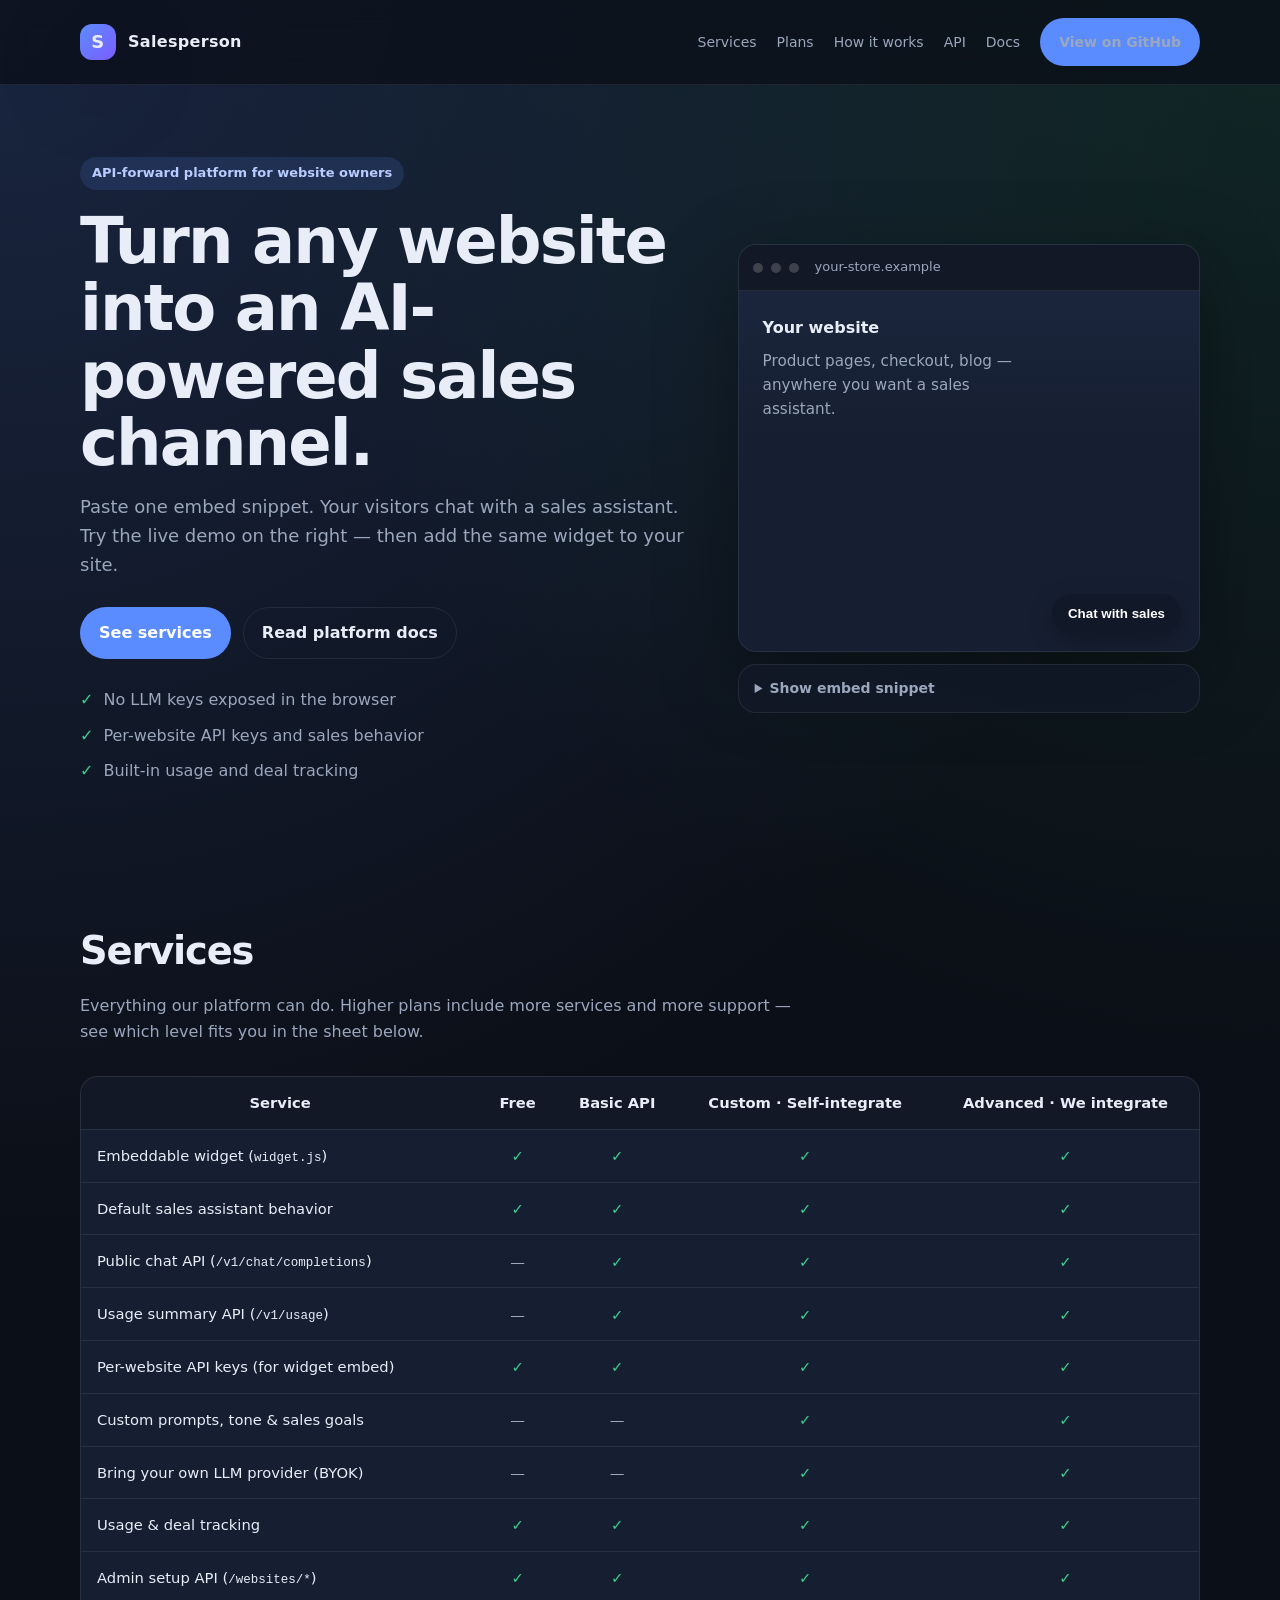
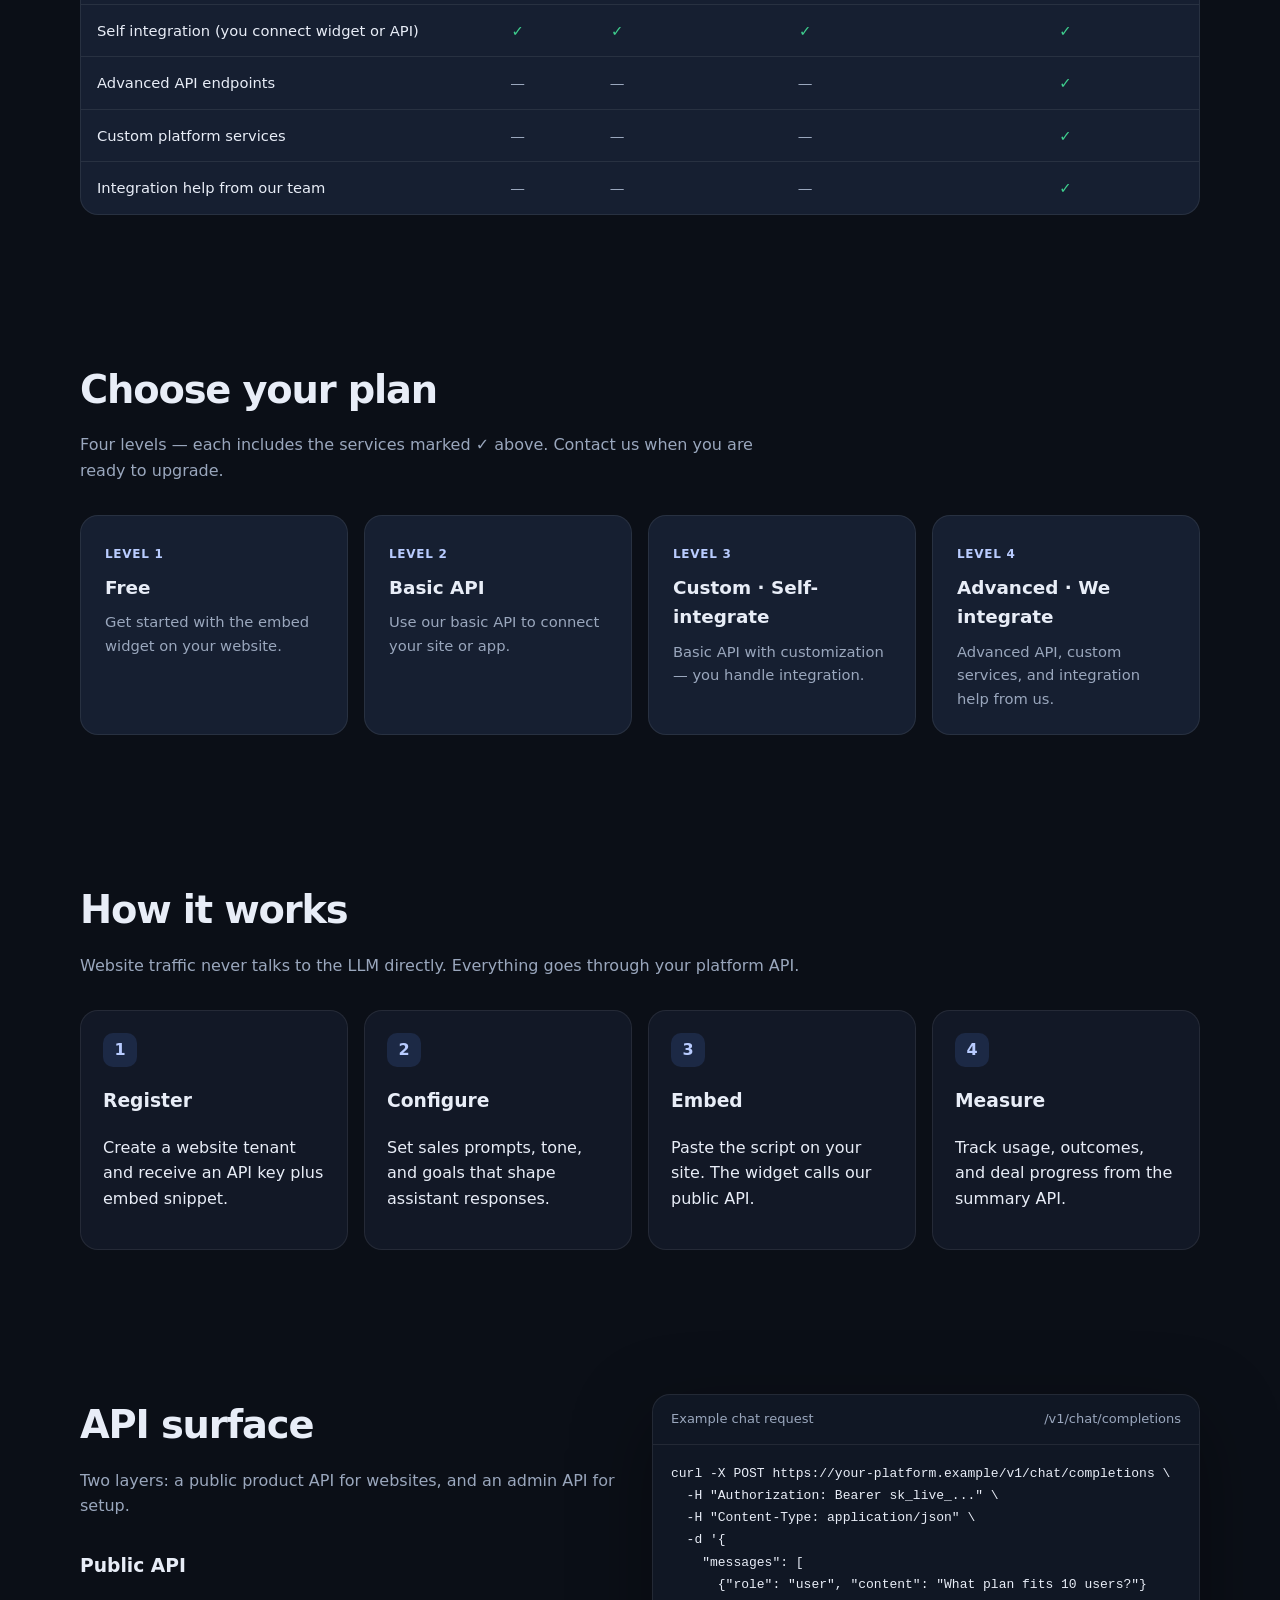
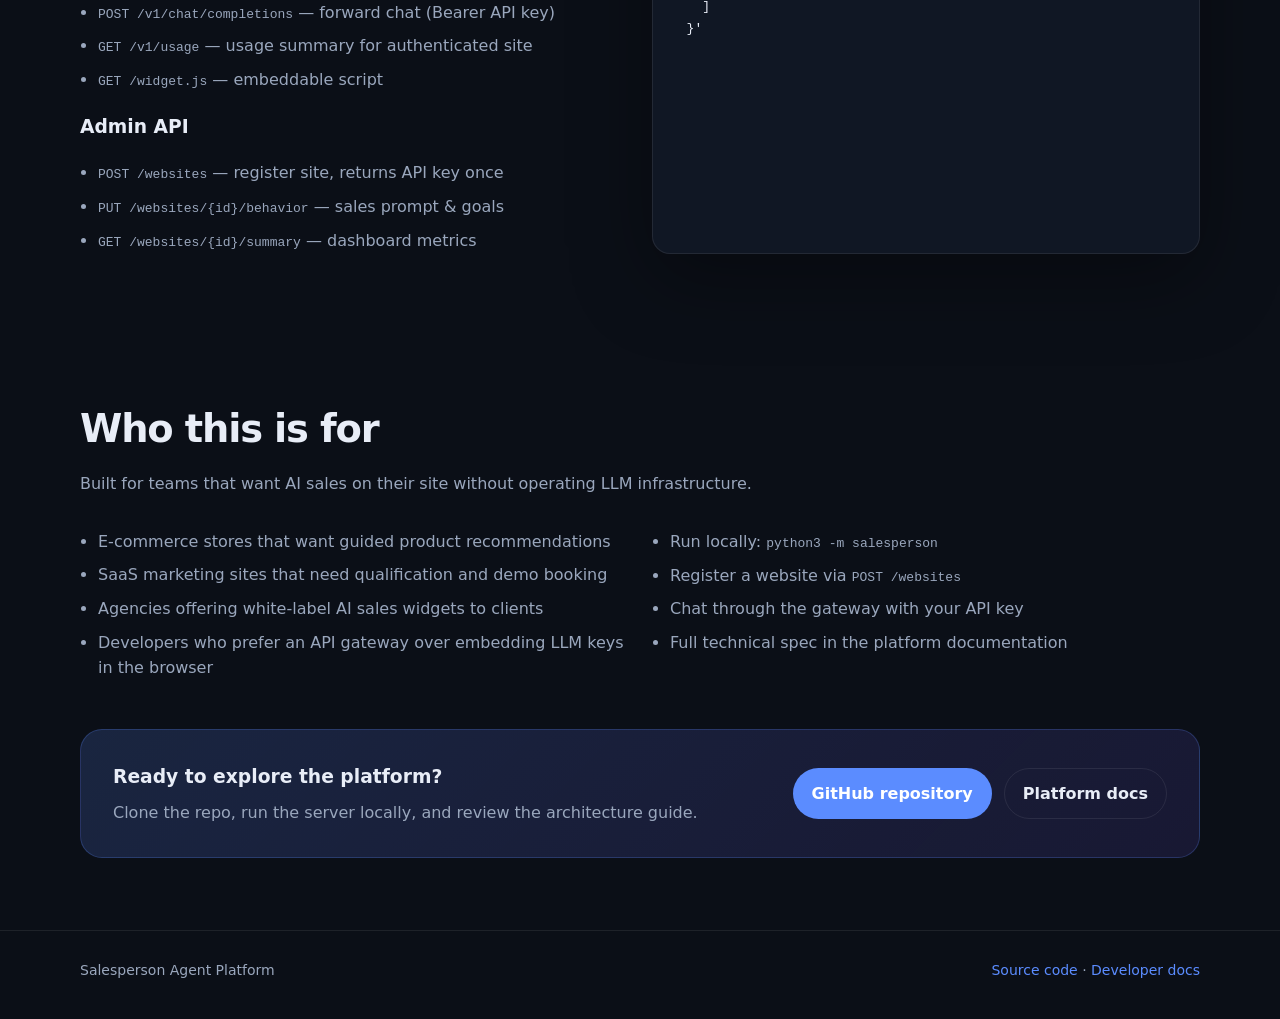
<file: docs/index.html>
<!DOCTYPE html>
<html lang="en">
  <head>
    <meta charset="utf-8" />
    <meta name="viewport" content="width=device-width, initial-scale=1" />
    <meta
      name="description"
      content="Salesperson Agent Platform — embed an AI sales assistant on any website. One script tag, API-forward gateway, usage metering, and deal tracking."
    />
    <title>Salesperson Agent Platform — AI sales API for website owners</title>
    <link rel="icon" href="assets/favicon.svg" type="image/svg+xml" />
    <link rel="stylesheet" href="assets/style.css" />
    <script src="assets/demo.js" defer></script>
  </head>
  <body>
    <header class="site-header">
      <div class="container nav">
        <div class="brand">
          <div class="brand-mark" aria-hidden="true">S</div>
          <span>Salesperson</span>
        </div>
        <nav class="nav-links" aria-label="Primary">
          <a href="#services">Services</a>
          <a href="#plans">Plans</a>
          <a href="#how-it-works">How it works</a>
          <a href="#api">API</a>
          <a href="PLATFORM.md">Docs</a>
          <a class="button button-primary" href="https://github.com/YanChao1999/salesperson">View on GitHub</a>
        </nav>
      </div>
    </header>

    <main>
      <section class="hero">
        <div class="container hero-grid">
          <div>
            <span class="eyebrow">API-forward platform for website owners</span>
            <h1>Turn any website into an AI-powered sales channel.</h1>
            <p class="lead">
              Paste one embed snippet. Your visitors chat with a sales assistant.
              Try the live demo on the right — then add the same widget to your site.
            </p>
            <div class="hero-actions">
              <a class="button button-primary" href="#services">See services</a>
              <a class="button button-secondary" href="PLATFORM.md">Read platform docs</a>
            </div>
            <ul class="hero-points">
              <li>No LLM keys exposed in the browser</li>
              <li>Per-website API keys and sales behavior</li>
              <li>Built-in usage and deal tracking</li>
            </ul>
          </div>

          <div class="demo-wrap" aria-label="Live embed demo">
            <div class="demo-browser">
              <div class="demo-browser-bar">
                <span class="demo-dot"></span>
                <span class="demo-dot"></span>
                <span class="demo-dot"></span>
                <span class="demo-url">your-store.example</span>
              </div>
              <div class="demo-site">
                <p class="demo-site-title">Your website</p>
                <p class="demo-site-copy">Product pages, checkout, blog — anywhere you want a sales assistant.</p>
                <div id="salesperson-demo" class="demo-chat-root"></div>
              </div>
            </div>
            <details class="embed-snippet">
              <summary>Show embed snippet</summary>
              <pre><code>&lt;script
  src="https://your-platform.example/widget.js"
  data-api-key="sk_live_..."
  data-api-base="https://your-platform.example"
&gt;&lt;/script&gt;</code></pre>
            </details>
          </div>
        </div>
      </section>

      <section class="section" id="services">
        <div class="container">
          <div class="section-header">
            <h2>Services</h2>
            <p>
              Everything our platform can do. Higher plans include more services and more
              support — see which level fits you in the sheet below.
            </p>
          </div>
          <div class="service-sheet-wrap">
            <table class="service-sheet">
              <thead>
                <tr>
                  <th scope="col">Service</th>
                  <th scope="col">Free</th>
                  <th scope="col">Basic API</th>
                  <th scope="col">Custom · Self-integrate</th>
                  <th scope="col">Advanced · We integrate</th>
                </tr>
              </thead>
              <tbody>
                <tr>
                  <th scope="row">Embeddable widget (<code>widget.js</code>)</th>
                  <td class="yes">✓</td>
                  <td class="yes">✓</td>
                  <td class="yes">✓</td>
                  <td class="yes">✓</td>
                </tr>
                <tr>
                  <th scope="row">Default sales assistant behavior</th>
                  <td class="yes">✓</td>
                  <td class="yes">✓</td>
                  <td class="yes">✓</td>
                  <td class="yes">✓</td>
                </tr>
                <tr>
                  <th scope="row">Public chat API (<code>/v1/chat/completions</code>)</th>
                  <td class="no">—</td>
                  <td class="yes">✓</td>
                  <td class="yes">✓</td>
                  <td class="yes">✓</td>
                </tr>
                <tr>
                  <th scope="row">Usage summary API (<code>/v1/usage</code>)</th>
                  <td class="no">—</td>
                  <td class="yes">✓</td>
                  <td class="yes">✓</td>
                  <td class="yes">✓</td>
                </tr>
                <tr>
                  <th scope="row">Per-website API keys (for widget embed)</th>
                  <td class="yes">✓</td>
                  <td class="yes">✓</td>
                  <td class="yes">✓</td>
                  <td class="yes">✓</td>
                </tr>
                <tr>
                  <th scope="row">Custom prompts, tone &amp; sales goals</th>
                  <td class="no">—</td>
                  <td class="no">—</td>
                  <td class="yes">✓</td>
                  <td class="yes">✓</td>
                </tr>
                <tr>
                  <th scope="row">Bring your own LLM provider (BYOK)</th>
                  <td class="no">—</td>
                  <td class="no">—</td>
                  <td class="yes">✓</td>
                  <td class="yes">✓</td>
                </tr>
                <tr>
                  <th scope="row">Usage &amp; deal tracking</th>
                  <td class="yes">✓</td>
                  <td class="yes">✓</td>
                  <td class="yes">✓</td>
                  <td class="yes">✓</td>
                </tr>
                <tr>
                  <th scope="row">Admin setup API (<code>/websites/*</code>)</th>
                  <td class="yes">✓</td>
                  <td class="yes">✓</td>
                  <td class="yes">✓</td>
                  <td class="yes">✓</td>
                </tr>
                <tr>
                  <th scope="row">Self integration (you connect widget or API)</th>
                  <td class="yes">✓</td>
                  <td class="yes">✓</td>
                  <td class="yes">✓</td>
                  <td class="yes">✓</td>
                </tr>
                <tr>
                  <th scope="row">Advanced API endpoints</th>
                  <td class="no">—</td>
                  <td class="no">—</td>
                  <td class="no">—</td>
                  <td class="yes">✓</td>
                </tr>
                <tr>
                  <th scope="row">Custom platform services</th>
                  <td class="no">—</td>
                  <td class="no">—</td>
                  <td class="no">—</td>
                  <td class="yes">✓</td>
                </tr>
                <tr>
                  <th scope="row">Integration help from our team</th>
                  <td class="no">—</td>
                  <td class="no">—</td>
                  <td class="no">—</td>
                  <td class="yes">✓</td>
                </tr>
              </tbody>
            </table>
          </div>
        </div>
      </section>

      <section class="section" id="plans">
        <div class="container">
          <div class="section-header">
            <h2>Choose your plan</h2>
            <p>
              Four levels — each includes the services marked ✓ above. Contact us when
              you are ready to upgrade.
            </p>
          </div>
          <div class="pricing-grid">
            <article class="price-card">
              <span class="price-tier">Level 1</span>
              <h3>Free</h3>
              <p class="price-tagline">Get started with the embed widget on your website.</p>
            </article>

            <article class="price-card">
              <span class="price-tier">Level 2</span>
              <h3>Basic API</h3>
              <p class="price-tagline">Use our basic API to connect your site or app.</p>
            </article>

            <article class="price-card">
              <span class="price-tier">Level 3</span>
              <h3>Custom · Self-integrate</h3>
              <p class="price-tagline">Basic API with customization — you handle integration.</p>
            </article>

            <article class="price-card">
              <span class="price-tier">Level 4</span>
              <h3>Advanced · We integrate</h3>
              <p class="price-tagline">Advanced API, custom services, and integration help from us.</p>
            </article>
          </div>
        </div>
      </section>

      <section class="section" id="how-it-works">
        <div class="container">
          <div class="section-header">
            <h2>How it works</h2>
            <p>Website traffic never talks to the LLM directly. Everything goes through your platform API.</p>
          </div>
          <div class="steps">
            <article class="step">
              <div class="step-num">1</div>
              <h3>Register</h3>
              <p>Create a website tenant and receive an API key plus embed snippet.</p>
            </article>
            <article class="step">
              <div class="step-num">2</div>
              <h3>Configure</h3>
              <p>Set sales prompts, tone, and goals that shape assistant responses.</p>
            </article>
            <article class="step">
              <div class="step-num">3</div>
              <h3>Embed</h3>
              <p>Paste the script on your site. The widget calls our public API.</p>
            </article>
            <article class="step">
              <div class="step-num">4</div>
              <h3>Measure</h3>
              <p>Track usage, outcomes, and deal progress from the summary API.</p>
            </article>
          </div>
        </div>
      </section>

      <section class="section" id="api">
        <div class="container split">
          <div>
            <div class="section-header">
              <h2>API surface</h2>
              <p>Two layers: a public product API for websites, and an admin API for setup.</p>
            </div>
            <h3>Public API</h3>
            <ul class="api-list">
              <li><code>POST /v1/chat/completions</code> — forward chat (Bearer API key)</li>
              <li><code>GET /v1/usage</code> — usage summary for authenticated site</li>
              <li><code>GET /widget.js</code> — embeddable script</li>
            </ul>
            <h3>Admin API</h3>
            <ul class="api-list">
              <li><code>POST /websites</code> — register site, returns API key once</li>
              <li><code>PUT /websites/{id}/behavior</code> — sales prompt &amp; goals</li>
              <li><code>GET /websites/{id}/summary</code> — dashboard metrics</li>
            </ul>
          </div>
          <div class="code-card">
            <div class="code-card-header">
              <span>Example chat request</span>
              <span>/v1/chat/completions</span>
            </div>
            <pre><code>curl -X POST https://your-platform.example/v1/chat/completions \
  -H "Authorization: Bearer sk_live_..." \
  -H "Content-Type: application/json" \
  -d '{
    "messages": [
      {"role": "user", "content": "What plan fits 10 users?"}
    ]
  }'</code></pre>
          </div>
        </div>
      </section>

      <section class="section" id="get-started">
        <div class="container">
          <div class="section-header">
            <h2>Who this is for</h2>
            <p>Built for teams that want AI sales on their site without operating LLM infrastructure.</p>
          </div>
          <div class="split">
            <ul class="checklist">
              <li>E-commerce stores that want guided product recommendations</li>
              <li>SaaS marketing sites that need qualification and demo booking</li>
              <li>Agencies offering white-label AI sales widgets to clients</li>
              <li>Developers who prefer an API gateway over embedding LLM keys in the browser</li>
            </ul>
            <ul class="checklist">
              <li>Run locally: <code>python3 -m salesperson</code></li>
              <li>Register a website via <code>POST /websites</code></li>
              <li>Chat through the gateway with your API key</li>
              <li>Full technical spec in the platform documentation</li>
            </ul>
          </div>

          <div class="cta">
            <div>
              <h3 style="margin: 0 0 8px">Ready to explore the platform?</h3>
              <p style="margin: 0; color: var(--muted)">
                Clone the repo, run the server locally, and review the architecture guide.
              </p>
            </div>
            <div style="display: flex; gap: 12px; flex-wrap: wrap">
              <a class="button button-primary" href="https://github.com/YanChao1999/salesperson">GitHub repository</a>
              <a class="button button-secondary" href="PLATFORM.md">Platform docs</a>
            </div>
          </div>
        </div>
      </section>
    </main>

    <footer class="site-footer">
      <div class="container">
        <span>Salesperson Agent Platform</span>
        <span>
          <a href="https://github.com/YanChao1999/salesperson">Source code</a>
          ·
          <a href="PLATFORM.md">Developer docs</a>
        </span>
      </div>
    </footer>
  </body>
</html>
</file>
<file: docs/assets/style.css>
:root {
  color-scheme: light dark;
  --bg: #0b0f17;
  --bg-elevated: #121826;
  --bg-card: #161f31;
  --text: #e8edf7;
  --muted: #9aa7bd;
  --accent: #5b8cff;
  --accent-soft: rgba(91, 140, 255, 0.14);
  --border: rgba(255, 255, 255, 0.08);
  --success: #3ecf8e;
  --shadow: 0 24px 80px rgba(0, 0, 0, 0.35);
  --radius: 18px;
  --max: 1120px;
  font-family: Inter, ui-sans-serif, system-ui, -apple-system, BlinkMacSystemFont, "Segoe UI", sans-serif;
}

* {
  box-sizing: border-box;
}

html {
  scroll-behavior: smooth;
}

body {
  margin: 0;
  background:
    radial-gradient(circle at top left, rgba(91, 140, 255, 0.18), transparent 28%),
    radial-gradient(circle at top right, rgba(62, 207, 142, 0.12), transparent 24%),
    var(--bg);
  color: var(--text);
  line-height: 1.6;
}

a {
  color: var(--accent);
  text-decoration: none;
}

a:hover {
  text-decoration: underline;
}

.container {
  width: min(calc(100% - 32px), var(--max));
  margin: 0 auto;
}

.site-header {
  position: sticky;
  top: 0;
  z-index: 10;
  backdrop-filter: blur(14px);
  background: rgba(11, 15, 23, 0.72);
  border-bottom: 1px solid var(--border);
}

.nav {
  display: flex;
  align-items: center;
  justify-content: space-between;
  gap: 16px;
  padding: 18px 0;
}

.brand {
  display: flex;
  align-items: center;
  gap: 12px;
  font-weight: 700;
  letter-spacing: 0.02em;
}

.brand-mark {
  width: 36px;
  height: 36px;
  border-radius: 12px;
  display: grid;
  place-items: center;
  background: linear-gradient(135deg, var(--accent), #7c5cff);
  box-shadow: var(--shadow);
  font-size: 18px;
}

.nav-links {
  display: flex;
  gap: 20px;
  align-items: center;
  flex-wrap: wrap;
}

.nav-links a {
  color: var(--muted);
  font-size: 14px;
}

.button {
  display: inline-flex;
  align-items: center;
  justify-content: center;
  gap: 8px;
  padding: 12px 18px;
  border-radius: 999px;
  border: 1px solid transparent;
  font-weight: 600;
  transition: transform 0.15s ease, background 0.15s ease;
}

.button:hover {
  text-decoration: none;
  transform: translateY(-1px);
}

.button-primary {
  background: var(--accent);
  color: #fff;
}

.button-secondary {
  background: transparent;
  border-color: var(--border);
  color: var(--text);
}

.hero {
  padding: 72px 0 48px;
}

.hero-grid {
  display: grid;
  grid-template-columns: 1.15fr 0.85fr;
  gap: 32px;
  align-items: center;
}

.demo-wrap {
  display: grid;
  gap: 12px;
}

.demo-browser {
  border: 1px solid var(--border);
  border-radius: var(--radius);
  overflow: hidden;
  box-shadow: var(--shadow);
  background: var(--bg-card);
}

.demo-browser-bar {
  display: flex;
  align-items: center;
  gap: 8px;
  padding: 12px 14px;
  background: var(--bg-elevated);
  border-bottom: 1px solid var(--border);
}

.demo-dot {
  width: 10px;
  height: 10px;
  border-radius: 50%;
  background: rgba(255, 255, 255, 0.18);
}

.demo-url {
  margin-left: 8px;
  color: var(--muted);
  font-size: 13px;
}

.demo-site {
  position: relative;
  min-height: 360px;
  padding: 24px;
  background:
    linear-gradient(180deg, rgba(91, 140, 255, 0.06), transparent 40%),
    var(--bg-card);
}

.demo-site-title {
  margin: 0 0 8px;
  font-weight: 600;
}

.demo-site-copy {
  margin: 0;
  max-width: 28ch;
  color: var(--muted);
  font-size: 0.95rem;
}

.demo-chat-root {
  position: absolute;
  inset: 0;
  pointer-events: none;
}

.demo-chat-root > * {
  pointer-events: auto;
}

.demo-chat-launcher {
  position: absolute;
  right: 18px;
  bottom: 18px;
  padding: 12px 16px;
  border: none;
  border-radius: 999px;
  background: #111827;
  color: #fff;
  font-weight: 600;
  cursor: pointer;
  box-shadow: 0 8px 24px rgba(0, 0, 0, 0.25);
}

.demo-chat-launcher:hover {
  background: #1f2937;
}

.demo-chat-panel {
  position: absolute;
  right: 18px;
  bottom: 72px;
  width: min(300px, calc(100% - 36px));
  max-height: calc(100% - 90px);
  border: 1px solid var(--border);
  border-radius: 16px;
  overflow: hidden;
  background: #0f1520;
  box-shadow: var(--shadow);
  display: flex;
  flex-direction: column;
  z-index: 2;
}

.demo-chat-panel[hidden] {
  display: none;
}

.demo-chat-header {
  display: flex;
  justify-content: space-between;
  align-items: center;
  gap: 8px;
  padding: 12px 14px;
  border-bottom: 1px solid var(--border);
  font-size: 14px;
  flex-shrink: 0;
  background: var(--bg-elevated);
}

.demo-chat-header strong {
  color: var(--text);
  font-weight: 600;
}

.demo-chat-header span {
  color: var(--muted);
  font-size: 12px;
}

.demo-chat-messages {
  display: grid;
  gap: 10px;
  flex: 1;
  min-height: 0;
  overflow-y: auto;
  padding: 14px;
}

.demo-chat-bubble {
  max-width: 92%;
  padding: 10px 12px;
  border-radius: 14px;
  font-size: 13px;
  line-height: 1.45;
}

.demo-chat-user {
  justify-self: end;
  background: var(--accent);
  color: #fff;
  border-bottom-right-radius: 4px;
}

.demo-chat-assistant {
  justify-self: start;
  background: var(--bg-elevated);
  color: var(--text);
  border-bottom-left-radius: 4px;
}

.demo-chat-form {
  display: flex;
  gap: 8px;
  padding: 12px;
  border-top: 1px solid var(--border);
  flex-shrink: 0;
}

.demo-chat-form input {
  flex: 1;
  min-width: 0;
  padding: 10px 12px;
  border-radius: 10px;
  border: 1px solid var(--border);
  background: var(--bg);
  color: var(--text);
}

.demo-chat-form button {
  padding: 10px 14px;
  border: none;
  border-radius: 10px;
  background: var(--accent);
  color: #fff;
  font-weight: 600;
  cursor: pointer;
}

.embed-snippet {
  border: 1px solid var(--border);
  border-radius: var(--radius);
  background: rgba(18, 24, 38, 0.92);
  padding: 12px 16px;
}

.embed-snippet summary {
  cursor: pointer;
  color: var(--muted);
  font-size: 14px;
  font-weight: 600;
}

.embed-snippet pre {
  margin: 12px 0 0;
  overflow-x: auto;
  font-size: 13px;
}

.eyebrow {
  display: inline-flex;
  align-items: center;
  gap: 8px;
  padding: 6px 12px;
  border-radius: 999px;
  background: var(--accent-soft);
  color: #b9ccff;
  font-size: 13px;
  font-weight: 600;
}

.hero h1 {
  font-size: clamp(2.4rem, 5vw, 4.2rem);
  line-height: 1.05;
  margin: 18px 0 16px;
  letter-spacing: -0.03em;
}

.hero p.lead {
  font-size: 1.125rem;
  color: var(--muted);
  max-width: 58ch;
  margin: 0 0 28px;
}

.hero-actions {
  display: flex;
  gap: 12px;
  flex-wrap: wrap;
  margin-bottom: 28px;
}

.hero-points {
  display: grid;
  gap: 10px;
  padding: 0;
  list-style: none;
  color: var(--muted);
}

.hero-points li::before {
  content: "✓";
  color: var(--success);
  margin-right: 10px;
}

.code-card {
  background: rgba(18, 24, 38, 0.92);
  border: 1px solid var(--border);
  border-radius: var(--radius);
  box-shadow: var(--shadow);
  overflow: hidden;
}

.code-card-header {
  display: flex;
  justify-content: space-between;
  align-items: center;
  padding: 14px 18px;
  border-bottom: 1px solid var(--border);
  color: var(--muted);
  font-size: 13px;
}

.code-card pre {
  margin: 0;
  padding: 18px;
  overflow-x: auto;
  font-size: 13px;
  line-height: 1.7;
}

.section {
  padding: 72px 0;
}

.section-header {
  max-width: 720px;
  margin-bottom: 32px;
}

.section-header h2 {
  font-size: clamp(1.8rem, 3vw, 2.6rem);
  margin: 0 0 12px;
  letter-spacing: -0.03em;
}

.section-header p {
  margin: 0;
  color: var(--muted);
}

.cards {
  display: grid;
  grid-template-columns: repeat(3, minmax(0, 1fr));
  gap: 18px;
}

.card {
  background: var(--bg-card);
  border: 1px solid var(--border);
  border-radius: var(--radius);
  padding: 24px;
}

.card h3 {
  margin: 0 0 10px;
  font-size: 1.1rem;
}

.card p {
  margin: 0;
  color: var(--muted);
  font-size: 0.96rem;
}

.steps {
  display: grid;
  grid-template-columns: repeat(4, minmax(0, 1fr));
  gap: 16px;
}

.step {
  background: var(--bg-elevated);
  border: 1px solid var(--border);
  border-radius: var(--radius);
  padding: 22px;
}

.step-num {
  width: 34px;
  height: 34px;
  border-radius: 10px;
  display: grid;
  place-items: center;
  background: var(--accent-soft);
  color: #b9ccff;
  font-weight: 700;
  margin-bottom: 14px;
}

.split {
  display: grid;
  grid-template-columns: 1fr 1fr;
  gap: 24px;
}

.api-list,
.checklist {
  margin: 0;
  padding-left: 18px;
  color: var(--muted);
}

.checklist li + li,
.api-list li + li {
  margin-top: 8px;
}

.cta {
  margin-top: 48px;
  padding: 32px;
  border-radius: calc(var(--radius) + 4px);
  background: linear-gradient(135deg, rgba(91, 140, 255, 0.18), rgba(124, 92, 255, 0.12));
  border: 1px solid rgba(91, 140, 255, 0.24);
  display: flex;
  align-items: center;
  justify-content: space-between;
  gap: 20px;
  flex-wrap: wrap;
}

.pricing-grid {
  display: grid;
  grid-template-columns: repeat(4, minmax(0, 1fr));
  gap: 16px;
  align-items: stretch;
}

.price-card {
  background: var(--bg-card);
  border: 1px solid var(--border);
  border-radius: var(--radius);
  padding: 24px;
}

.price-tier {
  display: inline-block;
  font-size: 12px;
  font-weight: 600;
  letter-spacing: 0.06em;
  text-transform: uppercase;
  color: #b9ccff;
  margin-bottom: 8px;
}

.price-card h3 {
  margin: 0 0 8px;
  font-size: 1.15rem;
}

.price-tagline {
  margin: 0;
  color: var(--muted);
  font-size: 0.92rem;
}

.service-sheet-wrap {
  overflow-x: auto;
  border: 1px solid var(--border);
  border-radius: var(--radius);
  background: var(--bg-card);
}

.service-sheet {
  width: 100%;
  min-width: 720px;
  border-collapse: collapse;
  font-size: 0.92rem;
}

.service-sheet th,
.service-sheet td {
  padding: 14px 16px;
  border-bottom: 1px solid var(--border);
  text-align: center;
  vertical-align: middle;
}

.service-sheet thead th {
  background: var(--bg-elevated);
  color: var(--text);
  font-weight: 600;
}

.service-sheet tbody th[scope="row"] {
  text-align: left;
  font-weight: 500;
  color: var(--text);
  min-width: 240px;
}

.service-sheet tbody tr:last-child th,
.service-sheet tbody tr:last-child td {
  border-bottom: none;
}

.service-sheet .yes {
  color: var(--success);
  font-weight: 700;
}

.service-sheet .no {
  color: var(--muted);
}

.service-sheet code {
  font-size: 0.85em;
}

.site-footer {
  border-top: 1px solid var(--border);
  padding: 28px 0 40px;
  color: var(--muted);
  font-size: 14px;
}

.site-footer .container {
  display: flex;
  justify-content: space-between;
  gap: 16px;
  flex-wrap: wrap;
}

@media (max-width: 1100px) and (min-width: 901px) {
  .pricing-grid {
    grid-template-columns: repeat(2, minmax(0, 1fr));
  }
}

@media (max-width: 900px) {
  .hero-grid,
  .cards,
  .steps,
  .split,
  .pricing-grid {
    grid-template-columns: 1fr;
  }

  .hero {
    padding-top: 48px;
  }
}
</file>
